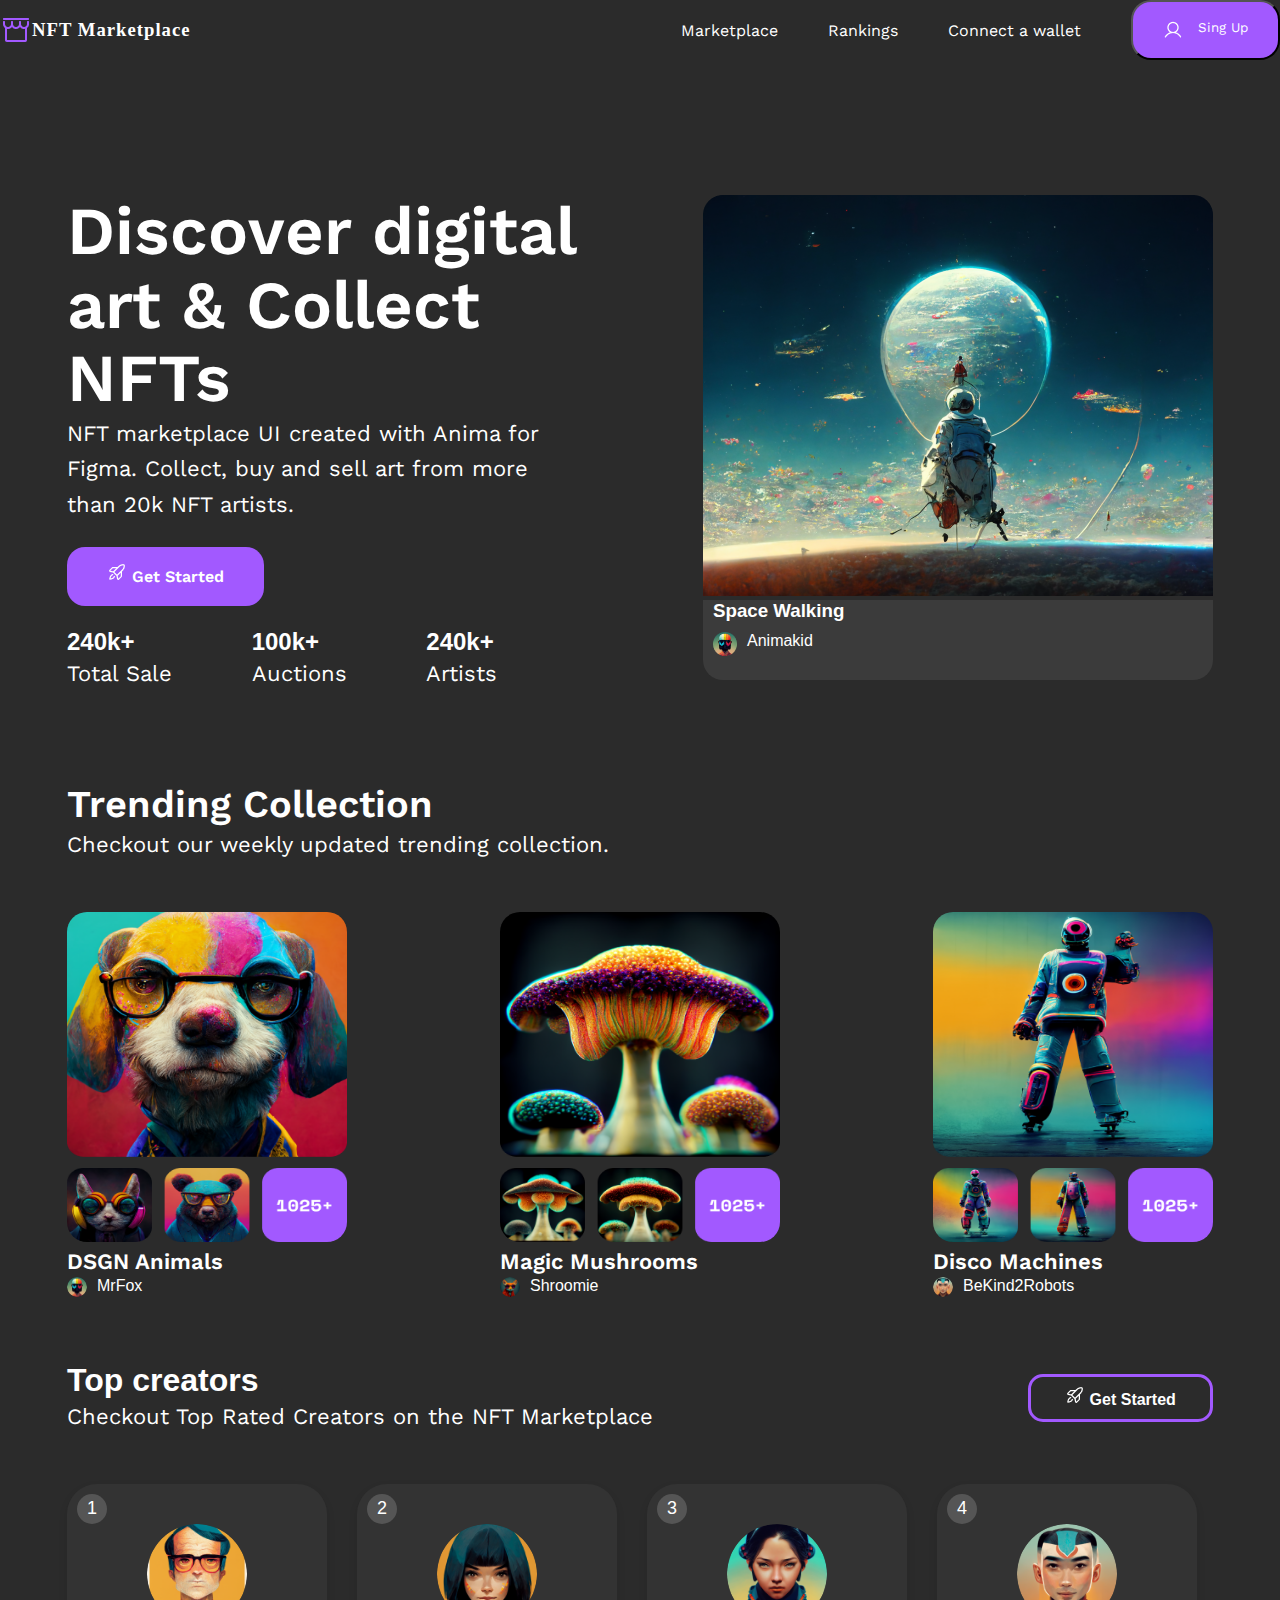
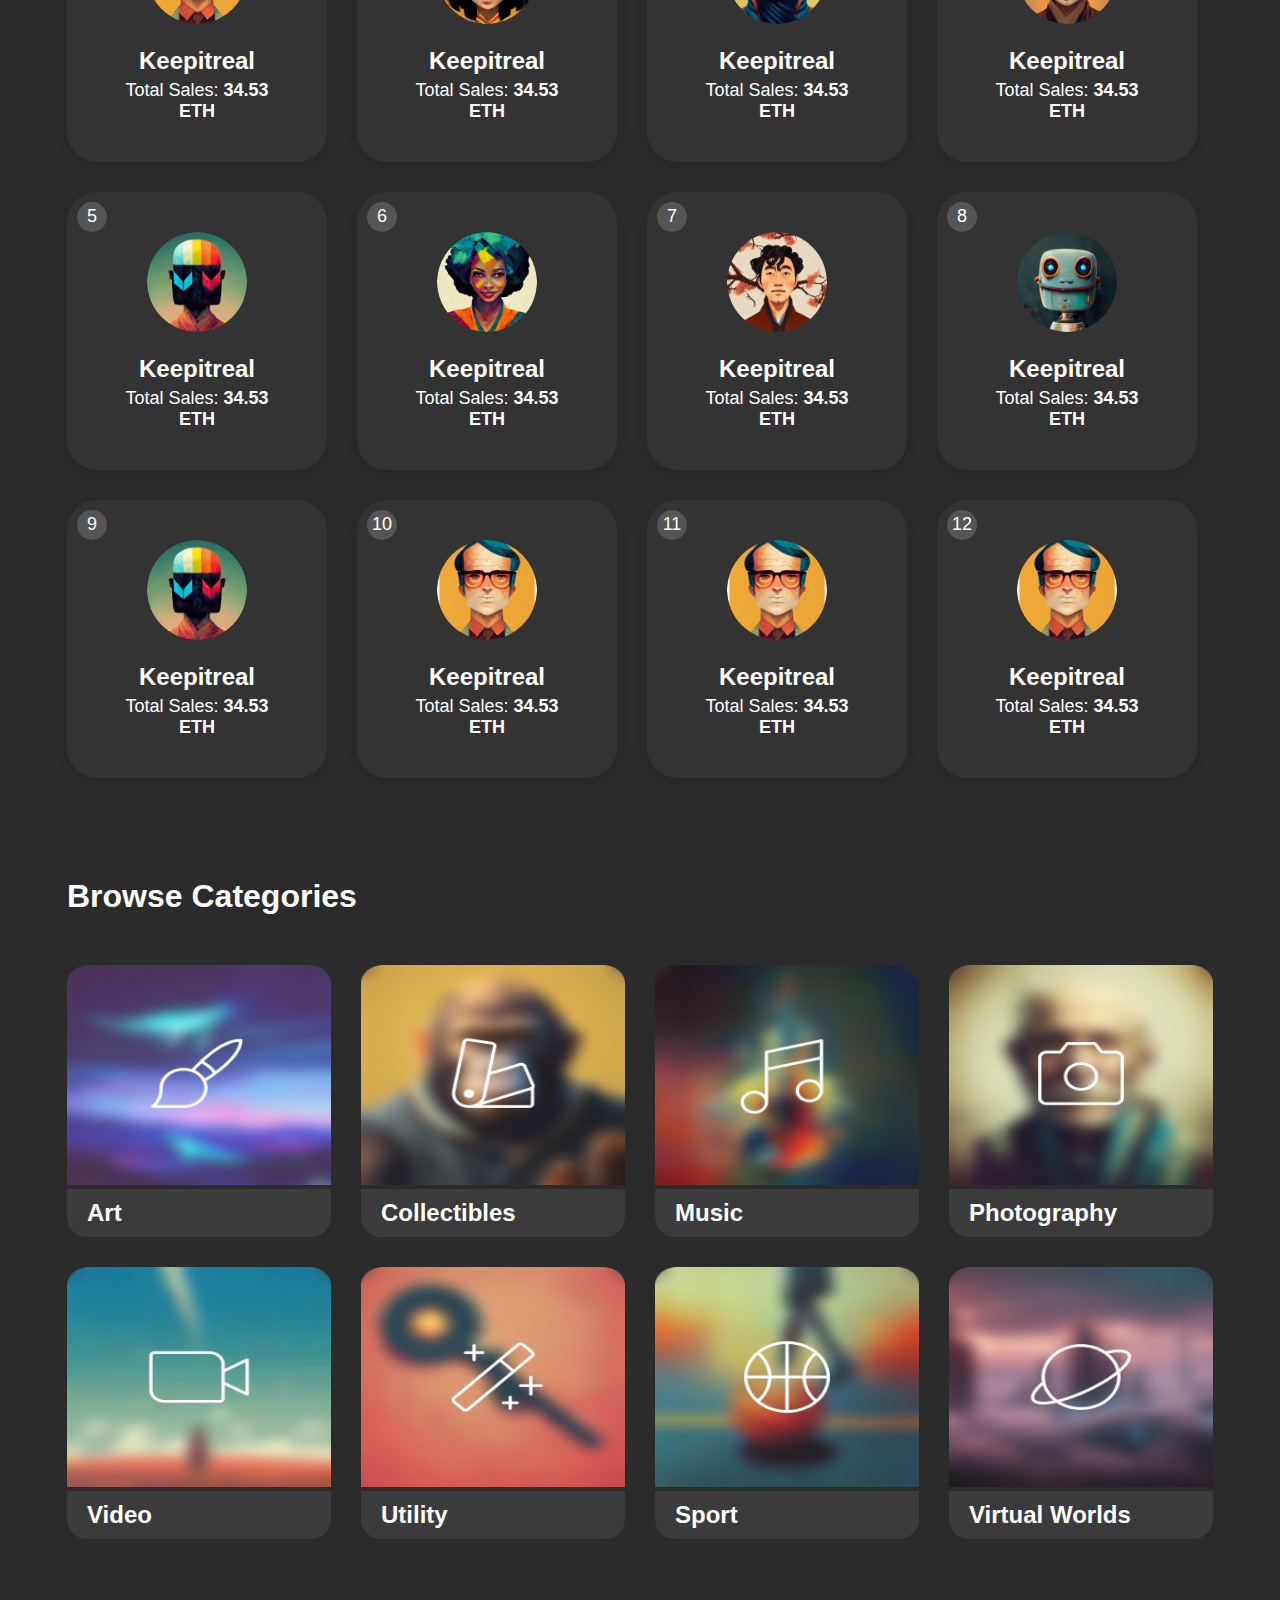
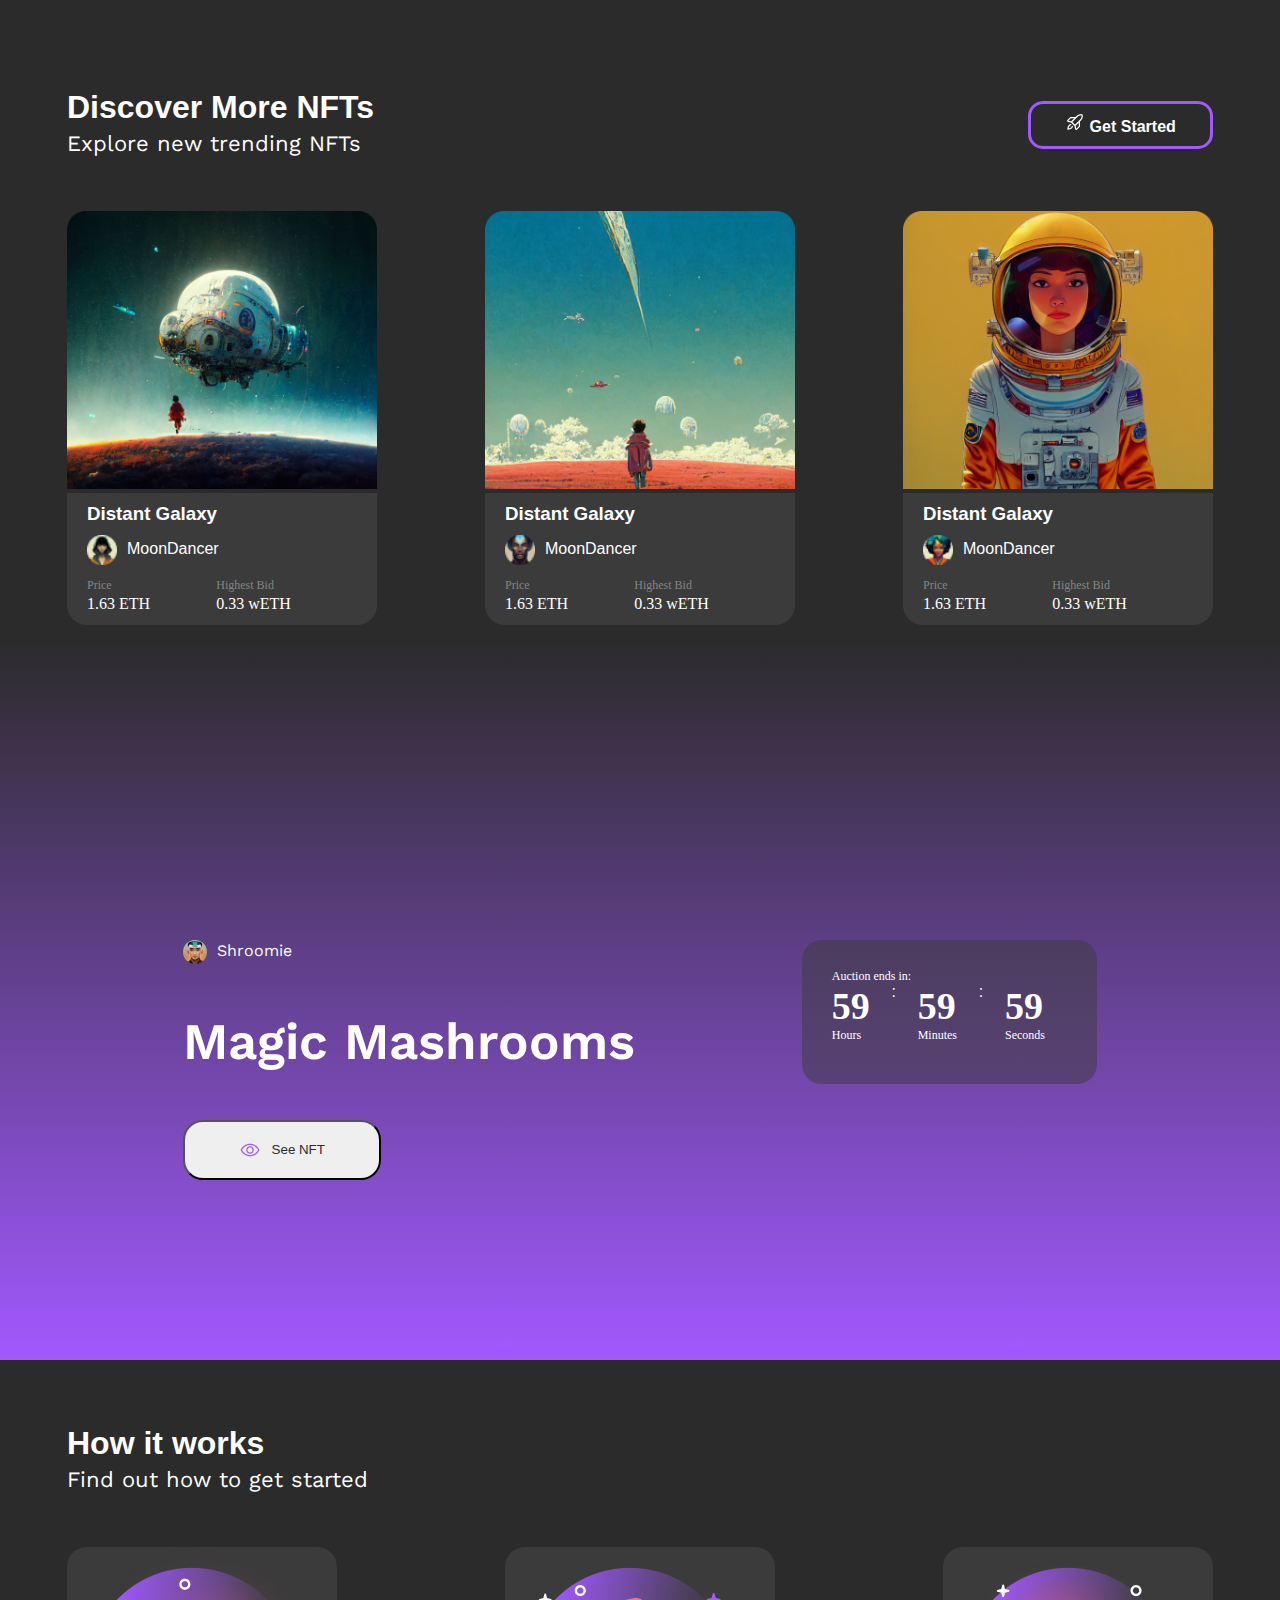
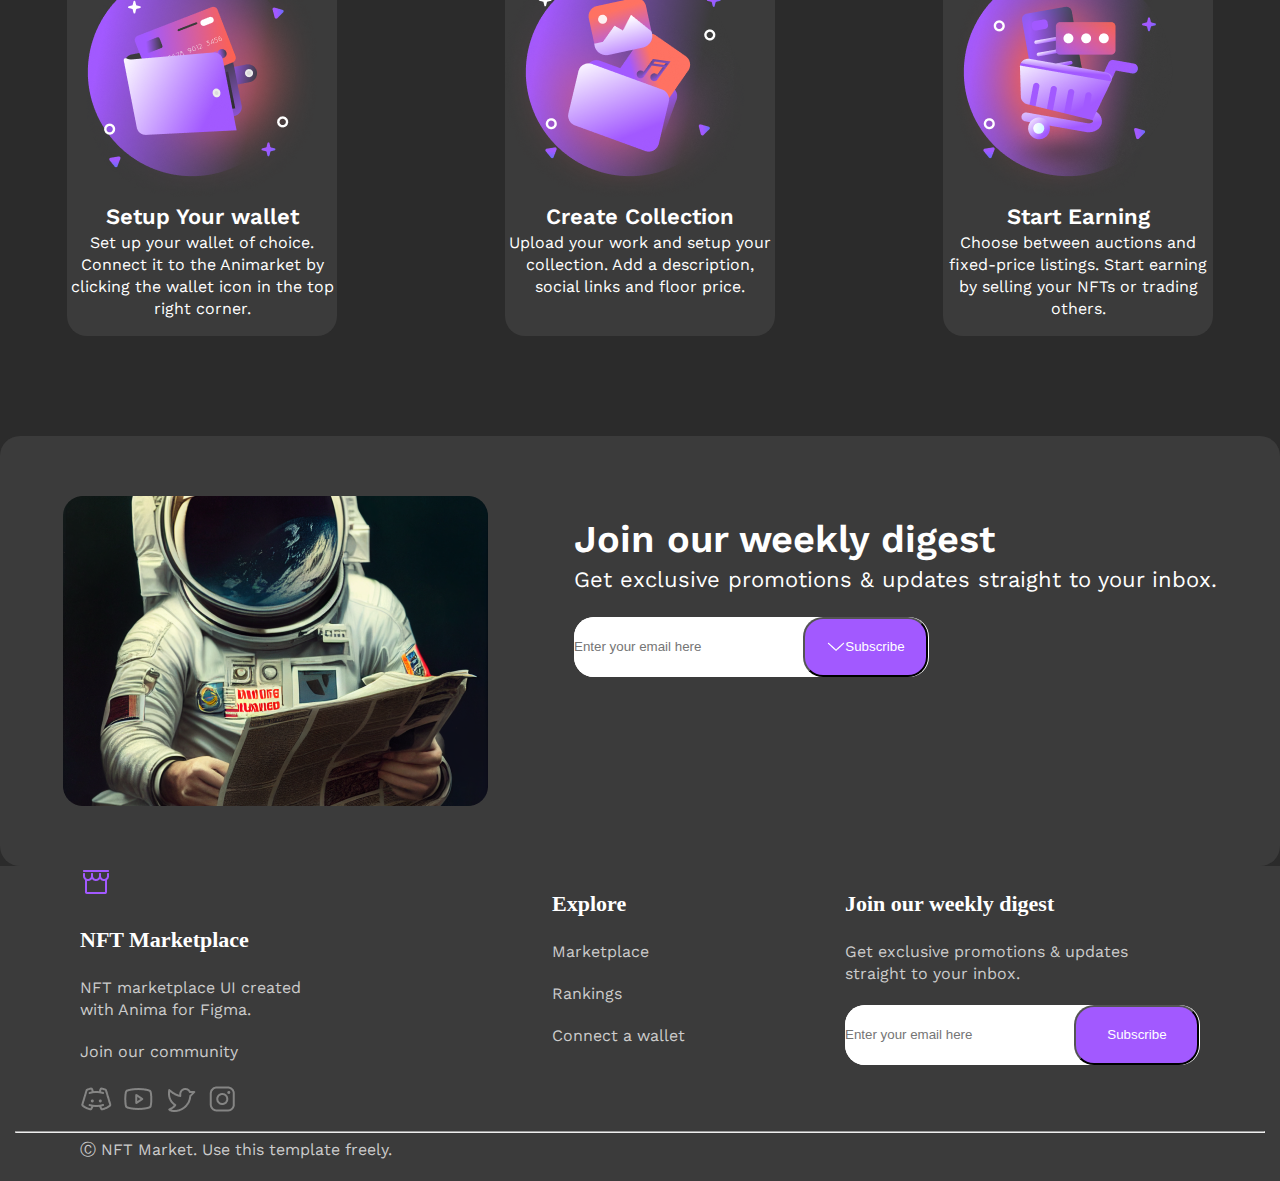
<file: index.html>
<!DOCTYPE html>
<html lang="en">

<head>
    <meta charset="UTF-8">
    <meta name="viewport" content="width=device-width, initial-scale=1.0">
    <title>Document</title>
    <link rel="preconnect" href="https://fonts.googleapis.com">
    <link rel="preconnect" href="https://fonts.gstatic.com" crossorigin>
    <link href="https://fonts.googleapis.com/css2?family=Work+Sans:ital,wght@0,100..900;1,100..900&display=swap"
        rel="stylesheet">
    <link rel="stylesheet" href="./css/style.css">
</head>

<body>
    <header>
        <a href="./index.html">
            <div class="header_left_logo">
                <img src="./image/Storefront.png" alt="logo">
                <h3>NFT Marketplace</h3>
            </div>
        </a>
        <div class="header_right_links">
            <a href="">Marketplace</a>
            <a href="">Rankings</a>
            <a href="./Connect_wallet.html">Connect a wallet</a>
            <a href="./accout.html">
                <button  class="button_nav_1"><img src="./image/User.png" alt="./">Sing Up</button>
            </a>
        </div>
    </header>
    <main>
        <section>
            <div class="home-wrapper-HERO-section">
                <div class="headline_Subhead">
                    <div >
                        <h1>Discover digital art & Collect NFTs</h1>
                        <p>NFT marketplace UI created with Anima for Figma. Collect, buy and sell art from more than 20k NFT artists.
                        </p>
                    </div>
                    <div>
                        <a href="./artist.html" class="button_main_raket">
                            <img src="./image/RocketLaunch.png" alt="raket"> Get
                            Started
                        </a>

                    </div>
                    <div class="Additional_Infi">
                        <div>
                            <h2>240k+</h2>
                            <p>Total Sale</p>
                        </div>
                        <div>
                            <h2>100k+</h2>
                            <p>Auctions</p>
                        </div>
                        <div>
                            <h2>240k+</h2>
                            <p>Artists</p>
                        </div>
                    </div>
                    
                </div>
                
                <div class="Highlighted_NFT">
                    <img src="./image/Image Placeholder.png" alt="">
                    <div class="Frame">
                        <h3>Space Walking</h3>
                        <div>
                            <img src="./image/Avatar.png" alt="avatar">
                            <p>Animakid</p>
                        </div>
                    </div>
                </div>
                
            </div>
        </section>
        <section>
            <div class="Section_headline">
                <h2>Trending Collection</h2>
                <p>Checkout our weekly updated trending collection.</p>
            </div>

        </section>
        <section>
            <div class="Treding_collection">

           
    
                   <div class="collection_card_row">
                    <div>
                        <img src="./image/Photos & Number of additional NFTs.png" alt="d">
                        <h1>DSGN Animals</h1>
                        <div class="Avatar_size">
                            <img src="./image/Avatar.png" alt="q">
                            <p>MrFox</p>
                        </div>
                    </div>
                    <div>
                        <img src="./image/Photos & Number of additional NFTs (1).png" alt="d">
                        <h1>Magic Mushrooms</h1>
                        <div class="Avatar_size">
                            <img src="./image/Avatar (1).png" alt="q">
                            <p>Shroomie</p>
                        </div>
                    </div>
                    <div>
                        <img src="./image/Photos & Number of additional NFTs (2).png" alt="d">
                        <h1>Disco Machines</h1>
                        <div class="Avatar_size">
                            <img src="./image/Avatar (2).png" alt="q">
                            <p>BeKind2Robots</p>
                        </div>
                    </div>
               
            </div>
        </section>
        <section>
            <div class="Section_Headline_Button">
                <div class="Section_headline">
                    <h1>Top creators</h1>
                    <p>Checkout Top Rated Creators on the NFT Marketplace</p>
                </div>
                <div class="View_Rankings_button">
                    <button class="View_button"><img src="./image/RocketLaunch.png" alt="raket"> Get Started</button>
                </div>
            </div>
            <div class="Artist_Cards_grid">
                <div class="profile-card">
                    <div class="rank">1</div>
                    <div class="profile-image">
                      <img src="./image/Artist Avatar (1).png" alt="Keepitreal" />
                    </div>
                    <div class="profile-info">
                      <h2>Keepitreal</h2>
                      <p>Total Sales: <span class="sales">34.53 ETH</span></p>
                    </div>
                </div>
                <div class="profile-card">
                    <div class="rank">2</div>
                    <div class="profile-image">
                      <img src="./image/Artist Avatar (2).png" alt="Keepitreal" />
                    </div>
                    <div class="profile-info">
                      <h2>Keepitreal</h2>
                      <p>Total Sales: <span class="sales">34.53 ETH</span></p>
                    </div>
                </div>
                <div class="profile-card">
                    <div class="rank">3</div>
                    <div class="profile-image">
                      <img src="./image/Artist Avatar (3).png" alt="Keepitreal" />
                    </div>
                    <div class="profile-info">
                      <h2>Keepitreal</h2>
                      <p>Total Sales: <span class="sales">34.53 ETH</span></p>
                    </div>
                </div>
                <div class="profile-card">
                    <div class="rank">4</div>
                    <div class="profile-image">
                      <img src="./image/Artist Avatar (4).png" alt="Keepitreal" />
                    </div>
                    <div class="profile-info">
                      <h2>Keepitreal</h2>
                      <p>Total Sales: <span class="sales">34.53 ETH</span></p>
                    </div>
                </div>
                <div class="profile-card">
                    <div class="rank">5</div>
                    <div class="profile-image">
                      <img src="./image/Artist Avatar (5).png" alt="Keepitreal" />
                    </div>
                    <div class="profile-info">
                      <h2>Keepitreal</h2>
                      <p>Total Sales: <span class="sales">34.53 ETH</span></p>
                    </div>
                </div>
                <div class="profile-card">
                    <div class="rank">6</div>
                    <div class="profile-image">
                      <img src="./image/Artist Avatar (6).png" alt="Keepitreal" />
                    </div>
                    <div class="profile-info">
                      <h2>Keepitreal</h2>
                      <p>Total Sales: <span class="sales">34.53 ETH</span></p>
                    </div>
                </div>
                <div class="profile-card">
                    <div class="rank">7</div>
                    <div class="profile-image">
                      <img src="./image/Artist Avatar (7).png" alt="Keepitreal" />
                    </div>
                    <div class="profile-info">
                      <h2>Keepitreal</h2>
                      <p>Total Sales: <span class="sales">34.53 ETH</span></p>
                    </div>
                </div>
                <div class="profile-card">
                    <div class="rank">8</div>
                    <div class="profile-image">
                      <img src="./image/Artist Avatar (8).png" alt="Keepitreal" />
                    </div>
                    <div class="profile-info">
                      <h2>Keepitreal</h2>
                      <p>Total Sales: <span class="sales">34.53 ETH</span></p>
                    </div>
                </div>
                <div class="profile-card">
                    <div class="rank">9</div>
                    <div class="profile-image">
                      <img src="./image/Artist Avatar (5).png" alt="Keepitreal" />
                    </div>
                    <div class="profile-info">
                      <h2>Keepitreal</h2>
                      <p>Total Sales: <span class="sales">34.53 ETH</span></p>
                    </div>
                </div>
                <div class="profile-card">
                    <div class="rank">10</div>
                    <div class="profile-image">
                      <img src="./image/Artist Avatar (1).png" alt="Keepitreal" />
                    </div>
                    <div class="profile-info">
                      <h2>Keepitreal</h2>
                      <p>Total Sales: <span class="sales">34.53 ETH</span></p>
                    </div>
                </div>
                <div class="profile-card">
                    <div class="rank">11</div>
                    <div class="profile-image">
                      <img src="./image/Artist Avatar (1).png" alt="Keepitreal" />
                    </div>
                    <div class="profile-info">
                      <h2>Keepitreal</h2>
                      <p>Total Sales: <span class="sales">34.53 ETH</span></p>
                    </div>
                </div>
                <div class="profile-card">
                    <div class="rank">12</div>
                    <div class="profile-image">
                      <img src="./image/Artist Avatar (1).png" alt="Keepitreal" />
                    </div>
                    <div class="profile-info">
                      <h2>Keepitreal</h2>
                      <p>Total Sales: <span class="sales">34.53 ETH</span></p>
                    </div>
                </div>
                
        </section>
        <section>
            <div class="Brows_cotegories">
                <div class="Section_headline">
                    <h1>Browse Categories</h1>
                </div>
                <div class="Category_Cards_Grid">
                    <div>
                        <img src="./image/Category Icon.png" alt="c">
                        <div>
                            <h2>Art</h2>
                        </div>
                    </div>
                    <div>
                        <img src="./image/Category Icon (1).png" alt="c">
                        <div>
                            <h2>Collectibles</h2>
                        </div>
                    </div>
                    <div>
                        <img src="./image/Photo & Icon.png" alt="c">
                        <div>
                            <h2>Music</h2>
                        </div>
                    </div>
                    <div>
                        <img src="./image/Photo & Icon (1).png" alt="c">
                        <div>
                            <h2>Photography</h2>
                        </div>
                    </div>
                    <div>
                        <img src="./image/Photo & Icon (2).png" alt="c">
                        <div>
                            <h2>Video</h2>
                        </div>
                    </div>
                    <div>
                        <img src="./image/Category Icon (2).png" alt="c">
                        <div>
                            <h2>Utility</h2>
                        </div>
                    </div>
                    <div>
                        <img src="./image/Category Icon (3).png" alt="c">
                        <div>
                            <h2>Sport</h2>
                        </div>
                    </div>
                    <div>
                        <img src="./image/Category Icon (4).png" alt="c">
                        <div>
                            <h2>Virtual Worlds</h2>
                        </div>
                    </div>
        
                </div>
            </div>
            
        </section>
        <section>

            <div class="Discovery_more_NFTs">
                <div class="Section_Headline_Button">
                    <div class="Section_headline">
                        <h1>Discover More NFTs</h1>
                        <p>Explore new trending NFTs</p>
                    </div>
                    <div class="View_Rankings_button">
                        <button class="View_button"><img src="./image/RocketLaunch.png" alt="raket"> Get
                            Started</button>
                    </div>
                </div>
                <div class="NFT_Cards_Row">
                    <div>
                        <img src="./image/Image Placeholder (1).png" alt="f">
                        <div class="NFT_info">
                            <div class="contaner_img">
                                <div class="Artst_Info">
                                    <h3>Distant Galaxy</h3>
                                    <div class="avatar_info_img">
                                        <img src="./image/Avatar (5).png" alt="d">
                                        <p>MoonDancer</p>
                                    </div>
                                </div>
                                <div class="additional_info">
                                    <div>
                                        <span>Price</span>
                                        <h5>1.63 ETH</h5>
                                    </div>
                                    <div>
                                        <span>Highest Bid</span>
                                        <h5>0.33 wETH</h5>
                                    </div>
                                </div>
                            </div>
                        </div>
                    </div>
                    <div>
                        <img src="./image/Image Placeholder (2).png" alt="f">
                        <div class="NFT_info">
                            <div class="contaner_img">
                                <div class="Artst_Info">
                                    <h3>Distant Galaxy</h3>
                                    <div class="avatar_info_img">
                                        <img src="./image/Avatar (6).png" alt="d">
                                        <p>MoonDancer</p>
                                    </div>
                                </div>
                                <div class="additional_info">
                                    <div>
                                        <span>Price</span>
                                        <h5>1.63 ETH</h5>
                                    </div>
                                    <div>
                                        <span>Highest Bid</span>
                                        <h5>0.33 wETH</h5>
                                    </div>
                                </div>
                            </div>
                        </div>
                    </div>
                    <div>
                        <img src="./image/Image Placeholder (3).png" alt="f">
                        <div class="NFT_info">
                            <div class="contaner_img">
                                <div class="Artst_Info">
                                    <h3>Distant Galaxy</h3>
                                    <div class="avatar_info_img">
                                        <img src="./image/Avatar (7).png" alt="d">
                                        <p>MoonDancer</p>
                                    </div>
                                </div>
                                <div class="additional_info">
                                    <div>
                                        <span>Price</span>
                                        <h5>1.63 ETH</h5>
                                    </div>
                                    <div>
                                        <span>Highest Bid</span>
                                        <h5>0.33 wETH</h5>
                                    </div>
                                </div>
                            </div>
                        </div>
                    </div>
                </div>
            </div>
        </section>
        <section>

            <div class="NFT_Highhight">
                <div class="Frame_240">
                    <div class="Artist_card">
                        <div>
                            <img src="./image/Avatar Placeholder.png" alt="">
                            <p>Shroomie</p>
                        </div>
                        <h2>Magic Mashrooms</h2>
                        <button type="button"> <img src="./image/Eye.png" alt=""> See NFT</button>
                    </div>
                    <div class="Auction_timer">
                        <h5>Auction ends in:</h5>
                        <div>
                            <div>
                                <h3>59</h3>
                                <p>Hours</p>
                            </div>
                            :
                            <div>
                                <h3>59</h3>
                                <p>Minutes</p>
                            </div>
                            :
                            <div>
                                <h3>59</h3>
                                <p>Seconds</p>
                            </div>
                        </div>
                    </div>
        
                </div>
            </div>
        </section>
        <section>

            <div class="How_it_works">
                <div class="Section_headline">
                    <h1>How it works</h1>
                    <p>Find out how to get started</p>
                </div>
                <div class="Card_rows">
                    <div>
                        <img src="./image/Icon.png" alt="g">
                        <h2>Setup Your wallet</h2>
                        <p>Set up your wallet of choice. Connect it to the Animarket by clicking the wallet icon in the
                            top right corner.</p>
                    </div>
                    <div>
                        <img src="./image/Icon (1).png" alt="g">
                        <h2>Create Collection</h2>
                        <p>Upload your work and setup your collection. Add a description, social links and floor price.
                        </p>
                    </div>
                    <div>
                        <img src="./image/Icon (2).png" alt="g">
                        <h2>Start Earning</h2>
                        <p>Choose between auctions and fixed-price listings. Start earning by selling your NFTs or
                            trading others.</p>
                    </div>
                </div>
            </div>
        </section>
        <section>

        </section>
    </main>
       
            <div class="Subscribe_widget">
                <img src="./image/Photo.png" alt="c">
                <div>
                    <h1>Join our weekly digest</h1>
                    <p>Get exclusive promotions & updates straight to your inbox.</p>
                    <div class="Subscribe_Form">
                        <input type="email" name="email" id="email" placeholder="Enter your email here">
                        <button> <img src="./image/Vector (Stroke).png" alt="v">Subscribe</button>
                    </div>
                </div>
            </div>

    <footer>
        <div class="footer_info">

            <div>
                <div class="header_left_logo">
                    <img src="./image/Storefront.png" alt="logo">
                    <h3>NFT Marketplace</h3>
                </div>
                <p>NFT marketplace UI created <br> with Anima for Figma.</p>
                <p>Join our community</p>
                <img src="./image/Icons.png" alt="">
            </div>
            <div>
                <h3>Explore</h3>
                <p>Marketplace</p>
                <p>Rankings</p>
                <p>Connect a wallet</p>
            </div>
            <div>
                <h3>Join our weekly digest</h3>
                <p>Get exclusive promotions & updates <br> straight to your inbox.</p>
                <div class="Subscribe_Form">
                    <input type="email" name="email" id="email" placeholder="Enter your email here">
                    <button> Subscribe</button>
                </div>
            </div>

            <p>Ⓒ NFT Market. Use this template freely.</p>
        </div>
        <hr>
    </footer>
</body>

</html>
</file>
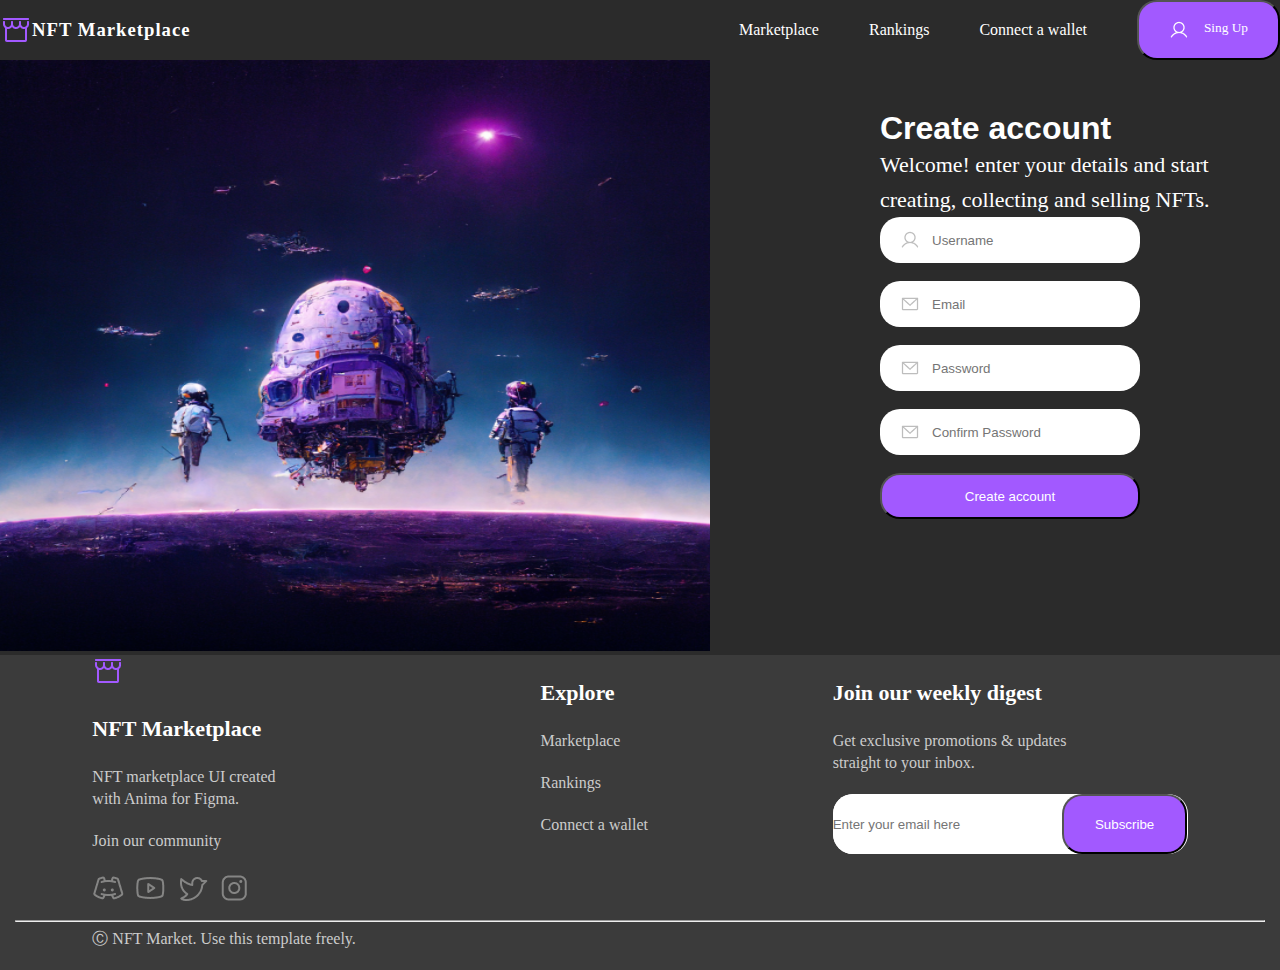
<file: accout.html>
<!DOCTYPE html>
<html lang="en">
<head>
    <meta charset="UTF-8">
    <meta name="viewport" content="width=device-width, initial-scale=1.0">
    <link rel="stylesheet" href="./css/style.css">
    <title>Document</title>
</head>
<body>
    <header>
        <a href="./index.html">
            <div class="header_left_logo">
                <img src="./image/Storefront.png" alt="logo">
                <h3>NFT Marketplace</h3>
            </div>
        </a>
        <div class="header_right_links">
            <a href="">Marketplace</a>
            <a href="">Rankings</a>
            <a href="./Connect_wallet.html">Connect a wallet</a>
            <a href="./accout.html">
                <button  class="button_nav_1"><img src="./image/User.png" alt="./">Sing Up</button>
            </a>
        </div>
    </header>
    <main>
        <div class="Create_accout">

            <div class="Create_accout_img">
                <img src="./image/Image Placeholder (4).png" alt="">
            </div>
            <div class="Section_headline">
                <h1>Create account</h1>
                <p>Welcome! enter your details and start <br> creating, collecting and selling NFTs.</p>
                <div class="Create_accout_imput">
                    <img src="./image/User90.png" alt="s"><input type="name" id="name" placeholder="Username">
                    <label for="name" id="name"></label>
                </div><br>
                <div class="Create_accout_imput">
                    <img src="./image/EnvelopeSimple90.png" alt="s"><input type="email" id="email" placeholder="Email">
                    <label for="email" id="email"></label>
                </div><br>
                <div class="Create_accout_imput">
                    <img src="./image/EnvelopeSimple90.png" alt="s"><input type="password" id="password" placeholder="Password">
                    <label for="password" id="password"></label>
                </div><br>
                <div class="Create_accout_imput">
                    <img src="./image/EnvelopeSimple90.png" alt="s"><input type="password" id="password" placeholder="Confirm Password">
                    <label for="password" id="password"></label>
                </div><br>
                <button type="submit" id="submit" class="Create_accout_button">Create account</button>
                <label for="submit" id="submit"></label>
            </div>
        </div>
    </main>
    <footer>
        <div class="footer_info">

            <div>
                <div class="header_left_logo">
                    <img src="./image/Storefront.png" alt="logo">
                    <h3>NFT Marketplace</h3>
                </div>
                <p>NFT marketplace UI created <br> with Anima for Figma.</p>
                <p>Join our community</p>
                <img src="./image/Icons.png" alt="">
            </div>
            <div>
                <h3>Explore</h3>
                <p>Marketplace</p>
                <p>Rankings</p>
                <p>Connect a wallet</p>
            </div>
            <div>
                <h3>Join our weekly digest</h3>
                <p>Get exclusive promotions & updates <br> straight to your inbox.</p>
                <a href="https://accounts.google.com/b/0/AddMailService">
                    <div class="Subscribe_Form">
                        <input type="email" name="email" id="email" placeholder="Enter your email here">
                        <button> Subscribe</button>
                    </div>
                </a>
            </div>
            
            <p>Ⓒ NFT Market. Use this template freely.</p>
        </div>
        <hr>
    </footer>
</body>
</html>
</file>
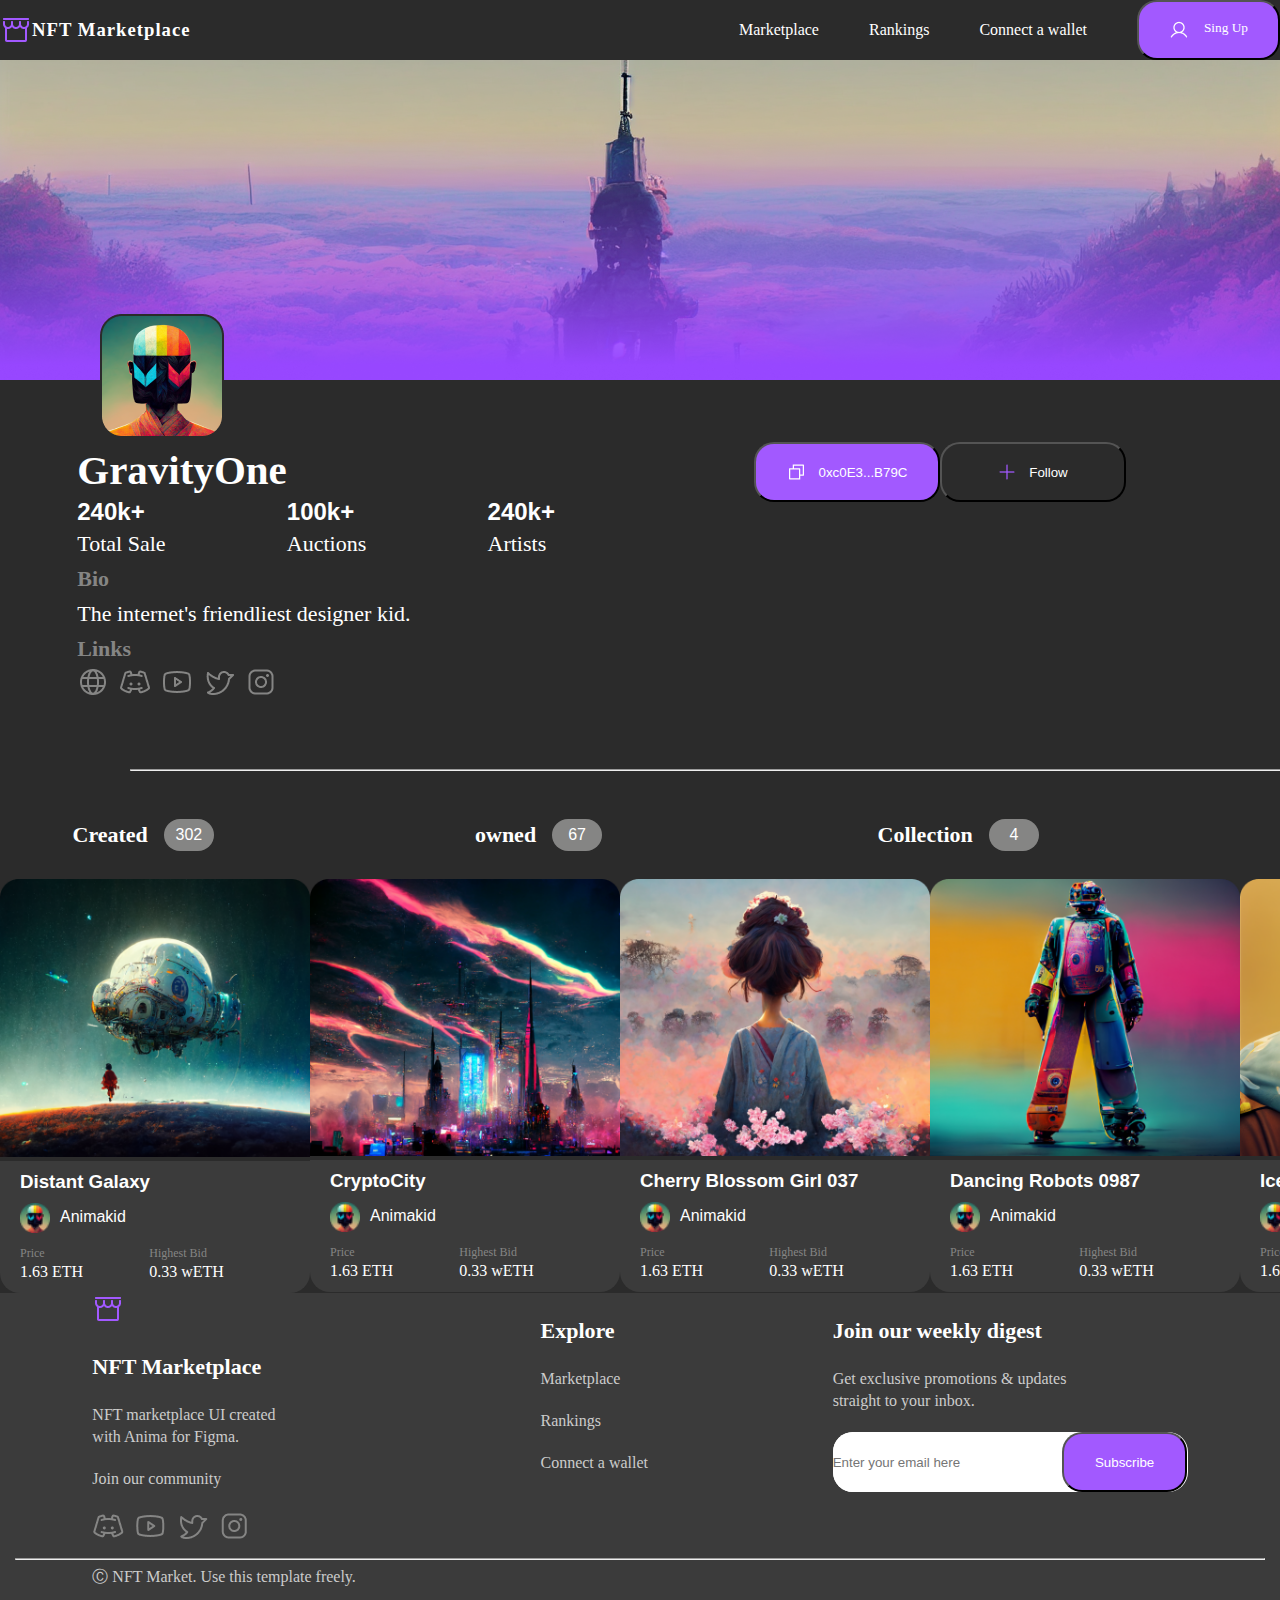
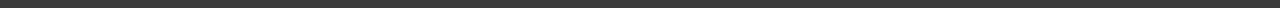
<file: artist.html>
<!DOCTYPE html>
<html lang="en">
<head>
    <meta charset="UTF-8">
    <meta name="viewport" content="width=device-width, initial-scale=1.0">
    <link rel="stylesheet" href="./css/style.css">
    <title>Document</title>
</head>
<body>
    <header>
        <a href="./index.html">
            <div class="header_left_logo">
                <img src="./image/Storefront.png" alt="logo">
                <h3>NFT Marketplace</h3>
            </div>
        </a>
        <div class="header_right_links">
            <a href="">Marketplace</a>
            <a href="">Rankings</a>
            <a href="./Connect_wallet.html">Connect a wallet</a>
            <a href="./accout.html">
                <button  class="button_nav_1"><img src="./image/User.png" alt="./">Sing Up</button>
            </a>
        </div>
    </header> 
    <main>
        <div class="cover_profile_image">
            <img src="./image/Image PlaceHolder (6).png" alt="d">
        </div>
        <div>
            <img src="./image/Avatar (9).png" alt="">
        </div>
        <div class="Artist_info">
            <div class="Artist_name">
                <h3>GravityOne</h3>
                <div class="Additional_Infi">
                    <div>
                        <h2>240k+</h2>
                        <p>Total Sale</p>
                    </div>
                        <div>
                        <h2>100k+</h2>
                        <p>Auctions</p>
                    </div>
                    <div>
                        <h2>240k+</h2>
                        <p>Artists</p>
                    </div>
                </div>
                <span>Bio</span>
                <p>The internet's friendliest designer kid.</p>
                <span>Links</span><br>
                <img src="./image/Icons (1).png" alt="">
            </div>
            <div class="button_artist_main">
                <button><img src="./image/Copy.png" alt="f">0xc0E3...B79C</button>
                <button><img src="./image/Plus.png" alt="f">Follow</button>
            </div>
        </div>
        <div class="Frame247">
            <hr class="line1">
            <div class="tabs">
                <div>
                    <h4>Created</h4>
                    <div>
                        <p>302</p>
                    </div>
                </div>
                <div>
                    <h4>owned</h4>
                    <div>
                        <p>67</p>
                    </div>
                </div><div>
                    <h4>Collection</h4>
                    <div>
                        <p>4</p>
                    </div>
                </div>
            </div>
        </div>
        <div class="NFT_Cards_Row">
            <div>
                <img src="./image/Image Placeholder (1).png" alt="f">
                <div class="NFT_info">
                    <div class="contaner_img">
                        <div class="Artst_Info">
                            <h3>Distant Galaxy</h3>
                            <div class="avatar_info_img">
                                <img src="./image/Avatar.png" alt="d">
                                <p>Animakid</p>
                            </div>
                        </div>
                        <div class="additional_info">
                            <div>
                                <span>Price</span>
                                <h5>1.63 ETH</h5>
                            </div>
                            <div>
                                <span>Highest Bid</span>
                                <h5>0.33 wETH</h5>
                            </div>
                        </div>
                    </div>
                </div>
            </div>
            <div>
                <img src="./image/Новая папка/Image (1).png" alt="f">
                <div class="NFT_info">
                    <div class="contaner_img">
                        <div class="Artst_Info">
                            <h3>CryptoCity</h3>
                            <div class="avatar_info_img">
                                <img src="./image/Avatar.png" alt="d">
                                <p>Animakid</p>
                            </div>
                        </div>
                        <div class="additional_info">
                            <div>
                                <span>Price</span>
                                <h5>1.63 ETH</h5>
                            </div>
                            <div>
                                <span>Highest Bid</span>
                                <h5>0.33 wETH</h5>
                            </div>
                        </div>
                    </div>
                </div>
            </div>
            <div>
                <img src="./image/Новая папка/Image Placeholder (10).png" alt="f">
                <div class="NFT_info">
                    <div class="contaner_img">
                        <div class="Artst_Info">
                            <h3>Cherry Blossom Girl 037</h3>
                            <div class="avatar_info_img">
                                <img src="./image/Avatar.png" alt="d">
                                <p>Animakid</p>
                            </div>
                        </div>
                        <div class="additional_info">
                            <div>
                                <span>Price</span>
                                <h5>1.63 ETH</h5>
                            </div>
                            <div>
                                <span>Highest Bid</span>
                                <h5>0.33 wETH</h5>
                            </div>
                        </div>
                    </div>
                </div>
            </div>
            <div>
                <img src="./image/Новая папка/Image Placeholder (11).png" alt="f">
                <div class="NFT_info">
                    <div class="contaner_img">
                        <div class="Artst_Info">
                            <h3>Dancing Robots 0987</h3>
                            <div class="avatar_info_img">
                                <img src="./image/Avatar.png" alt="d">
                                <p>Animakid</p>
                            </div>
                        </div>
                        <div class="additional_info">
                            <div>
                                <span>Price</span>
                                <h5>1.63 ETH</h5>
                            </div>
                            <div>
                                <span>Highest Bid</span>
                                <h5>0.33 wETH</h5>
                            </div>
                        </div>
                    </div>
                </div>
            </div>
            <div>
                <img src="./image/Новая папка/Image Placeholder (12).png" alt="f">
                <div class="NFT_info">
                    <div class="contaner_img">
                        <div class="Artst_Info">
                            <h3>IceCream Ape </h3>
                            <div class="avatar_info_img">
                                <img src="./image/Avatar.png" alt="d">
                                <p>Animakid</p>
                            </div>
                        </div>
                        <div class="additional_info">
                            <div>
                                <span>Price</span>
                                <h5>1.63 ETH</h5>
                            </div>
                            <div>
                                <span>Highest Bid</span>
                                <h5>0.33 wETH</h5>
                            </div>
                        </div>
                    </div>
                </div>
            </div>
            <div>
                <img src="./image/Новая папка/Image Placeholder (7).png" alt="f">
                <div class="NFT_info">
                    <div class="contaner_img">
                        <div class="Artst_Info">
                            <h3>Life On Edena</h3>
                            <div class="avatar_info_img">
                                <img src="./image/Avatar.png" alt="d">
                                <p>Animakid</p>
                            </div>
                        </div>
                        <div class="additional_info">
                            <div>
                                <span>Price</span>
                                <h5>1.63 ETH</h5>
                            </div>
                            <div>
                                <span>Highest Bid</span>
                                <h5>0.33 wETH</h5>
                            </div>
                        </div>
                    </div>
                </div>
            </div>
            <div>
                <img src="./image/Новая папка/Image Placeholder (8).png" alt="f">
                <div class="NFT_info">
                    <div class="contaner_img">
                        <div class="Artst_Info">
                            <h3>ColorfulDog 0524</h3>
                            <div class="avatar_info_img">
                                <img src="./image/Avatar.png" alt="d">
                                <p>Animakid</p>
                            </div>
                        </div>
                        <div class="additional_info">
                            <div>
                                <span>Price</span>
                                <h5>1.63 ETH</h5>
                            </div>
                            <div>
                                <span>Highest Bid</span>
                                <h5>0.33 wETH</h5>
                            </div>
                        </div>
                    </div>
                </div>
            </div>
            <div>
                <img src="./image/Новая папка/Image Placeholder (9).png" alt="f">
                <div class="NFT_info">
                    <div class="contaner_img">
                        <div class="Artst_Info">
                            <h3>Space Tales</h3>
                            <div class="avatar_info_img">
                                <img src="./image/Avatar.png" alt="d">
                                <p>Animakid</p>
                            </div>
                        </div>
                        <div class="additional_info">
                            <div>
                                <span>Price</span>
                                <h5>1.63 ETH</h5>
                            </div>
                            <div>
                                <span>Highest Bid</span>
                                <h5>0.33 wETH</h5>
                            </div>
                        </div>
                    </div>
                </div>
            </div>
            <div>
                <img src="./image/Image Placeholder (3).png" alt="f">
                <div class="NFT_info">
                    <div class="contaner_img">
                        <div class="Artst_Info">
                            <h3>AstroFiction</h3>
                            <div class="avatar_info_img">
                                <img src="./image/Avatar.png" alt="d">
                                <p>Animakid</p>
                            </div>
                        </div>
                        <div class="additional_info">
                            <div>
                                <span>Price</span>
                                <h5>1.63 ETH</h5>
                            </div>
                            <div>
                                <span>Highest Bid</span>
                                <h5>0.33 wETH</h5>
                            </div>
                        </div>
                    </div>
                </div>
            </div>
            
        </div>       
    </main>
    <footer>
        <div class="footer_info">

            <div>
                <div class="header_left_logo">
                    <img src="./image/Storefront.png" alt="logo">
                    <h3>NFT Marketplace</h3>
                </div>
                <p>NFT marketplace UI created <br> with Anima for Figma.</p>
                <p>Join our community</p>
                <img src="./image/Icons.png" alt="">
            </div>
            <div>
                <h3>Explore</h3>
                <p>Marketplace</p>
                <p>Rankings</p>
                <p>Connect a wallet</p>
            </div>
            <div>
                <h3>Join our weekly digest</h3>
                <p>Get exclusive promotions & updates <br> straight to your inbox.</p>
                <div class="Subscribe_Form">
                    <input type="email" name="email" id="email" placeholder="Enter your email here">
                    <button> Subscribe</button>
                </div>
            </div>

            <p>Ⓒ NFT Market. Use this template freely.</p>
        </div>
        <hr>
    </footer>
</body>
</html>
</file>
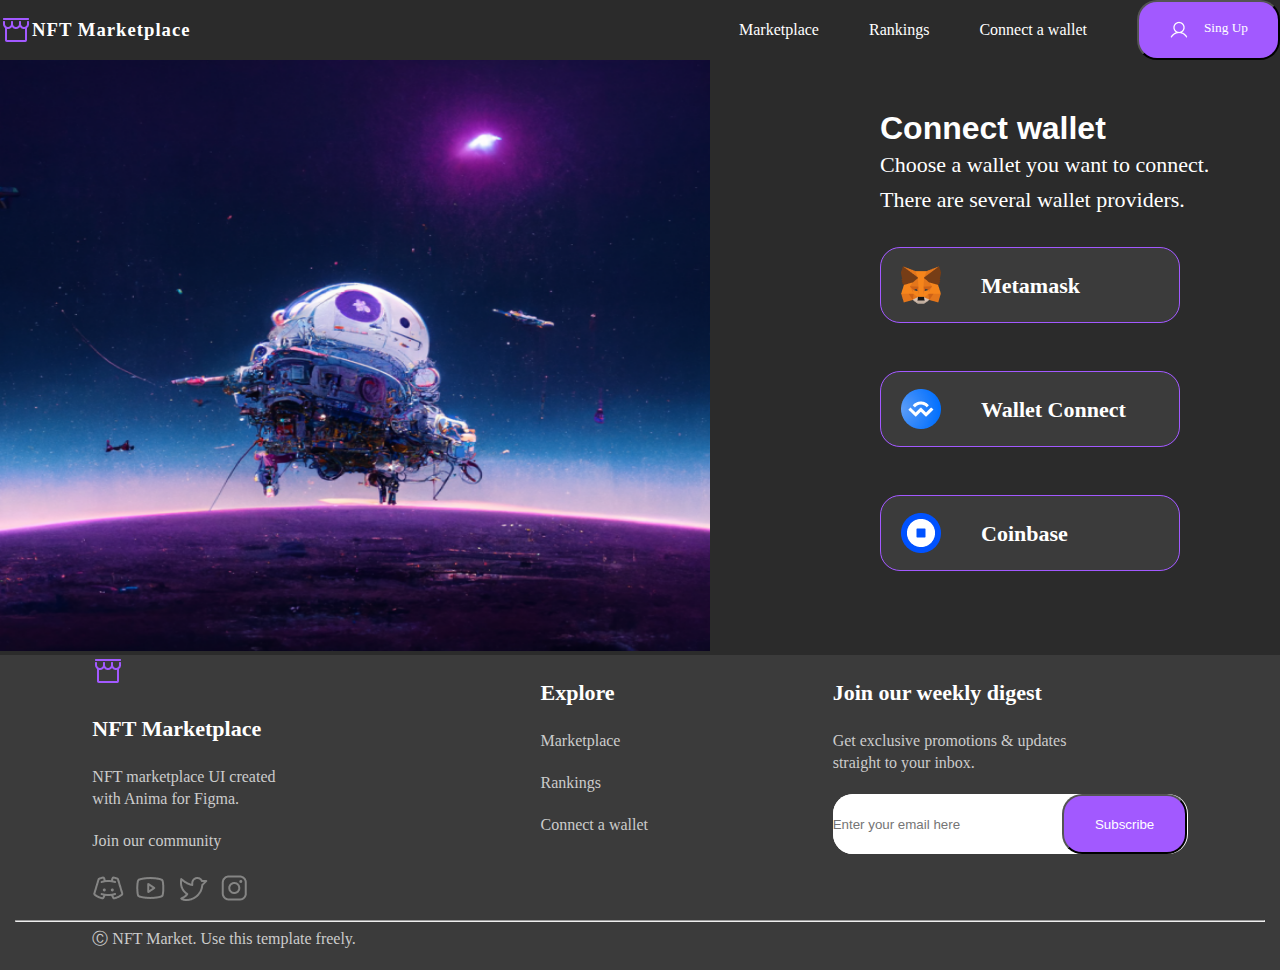
<file: Connect_wallet.html>
<!DOCTYPE html>
<html lang="en">
<head>
    <meta charset="UTF-8">
    <meta name="viewport" content="width=device-width, initial-scale=1.0">
    <link rel="stylesheet" href="./css/style.css">
    <title>Document</title>
</head>
<body>
    <header>
        <a href="./index.html">
            <div class="header_left_logo">
                <img src="./image/Storefront.png" alt="logo">
                <h3>NFT Marketplace</h3>
            </div>
        </a>
        <div class="header_right_links">
            <a href="">Marketplace</a>
            <a href="">Rankings</a>
            <a href="./Connect_wallet.html">Connect a wallet</a>
            <a href="./accout.html">
                <button  class="button_nav_1"><img src="./image/User.png" alt="./">Sing Up</button>
            </a>
        </div>
    </header>
    <main>
        <div class="Create_accout">

            <div class="Create_accout_img">
                <img src="./image/Image Placeholder (5).png" alt="">
            </div>
            <div class="Section_headline">
                <h1>Connect wallet</h1>
                <p>Choose a wallet you want to connect. <br> There are several wallet providers.</p>
                <button class="wallet_options">
                   <img src="./image/Metamask.png" alt="q"><h5>Metamask</h5>
                </button><br>
                <button class="wallet_options">
                   <img src="./image/WalletConnect.png" alt="q"><h5>Wallet Connect</h5>
                </button><br>
                <button class="wallet_options">
                    <img src="./image/Coinbase.png" alt="q"><h5>Coinbase</h5>
                </button>
               
            </div>
        </div>
    </main>
    <footer>
        <div class="footer_info">

            <div>
                <div class="header_left_logo">
                    <img src="./image/Storefront.png" alt="logo">
                    <h3>NFT Marketplace</h3>
                </div>
                <p>NFT marketplace UI created <br> with Anima for Figma.</p>
                <p>Join our community</p>
                <img src="./image/Icons.png" alt="">
            </div>
            <div>
                <h3>Explore</h3>
                <p>Marketplace</p>
                <p>Rankings</p>
                <p>Connect a wallet</p>
            </div>
            <div>
                <h3>Join our weekly digest</h3>
                <p>Get exclusive promotions & updates <br> straight to your inbox.</p>
                <div class="Subscribe_Form">
                    <input type="email" name="email" id="email" placeholder="Enter your email here">
                    <button> Subscribe</button>
                </div>
            </div>

            <p>Ⓒ NFT Market. Use this template freely.</p>
        </div>
        <hr>
    </footer>
</body>
</html>
</file>
<file: css/style.css>
* {
  box-sizing: border-box;
  margin: 0;
  padding: 0;
  color: white;
  font-family: Arial, Helvetica, sans-serif;
}

body {
  background: #2b2b2b;
}

section {
  width: 1146px;
  margin: 15px auto;
}

a {
  color: white;
  text-decoration: none;
}

header {
  justify-content: space-between;
  display: flex;
  align-items: center;

  a {
    font-family: Work Sans;
  }

  div {
    display: flex;
    align-items: center;
  }
}

header h3 {
  font-family: Georgia, serif;
  font-style: normal;
  letter-spacing: 1px;
  @import url("https://fonts.googleapis.com/css2? Family= Playfair+Display:wght@900 & display=swap");
}

.button_nav_1 {
  padding: 18px 30px;
  border-radius: 20px;
  background: #a259ff;
  color: white;
  font-family: Work Sans;
  display: flex;
  gap: 15px;
}

.header_right_links {
  display: flex;
  justify-content: baseline;
  gap: 50px;
}

.home-wrapper-HERO-section {
  display: flex;
  justify-content: space-between;
  padding: 120px 0 0;
}

.headline_Subhead {
  width: 510px;
  display: grid;
  grid-template-rows: auto auto auto auto;
  gap: 40px;
  h1 {
    font-family: Work Sans;
    font-size: 67px;
    font-weight: 600;
    line-height: 73.7px;
    text-align: left;
  }
  p {
    font-family: Work Sans;
    font-size: 22px;
    font-weight: 400;
    line-height: 35.2px;
    text-align: left;
  }
}
.button_main_raket {
  margin: 30px 0px;
  width: 185px;
  height: 58px;
  border-radius: 15px;
  font-family: Work Sans;
  font-size: 16px;
  font-weight: 600;
  line-height: 22px;
  letter-spacing: 0em;
  text-align: center;
  padding: 20px 40px;
  border-radius: 18px;
  background: #a259ff;
}

.Additional_Infi {
  display: grid;
  grid-template-columns: auto auto auto;
}

.Frame {
  height: 80px;
  background: #3b3b3b;
  border-bottom-right-radius: 20px;
  border-bottom-left-radius: 20px;
}

.Frame h3 {
  margin-left: 10px;
}

.Frame div {
  display: flex;
  margin: 10px 0px;
}

.Frame div img {
  margin: 0px 10px;
}
.Section_headline {
  margin: 50px 0;
}
.Section_headline h2 {
  font-family: Work Sans;
  font-size: 38px;
  font-weight: 600;
  line-height: 46px;
  letter-spacing: 0em;
  text-align: left;
}

.Section_headline p {
  font-family: Work Sans;
  font-size: 22px;
  font-weight: 400;
  line-height: 35px;
  letter-spacing: 0em;
  text-align: left;
}

.Treding_collection {
  width: 1146px;
  margin: 0 auto;
}

.collection_card_row {
  display: flex;
  justify-content: space-between;
}

.collection_card_row img {
  width: 280px;
  height: 330px;
  border-radius: 20px;
}

.collection_card_row .Avatar_size {
  display: flex;
  gap: 10px;
}

.collection_card_row .Avatar_size img {
  width: 20px;
  height: 20px;
}

.collection_card_row h1 {
  font-family: Work Sans;
  font-size: 22px;
  font-weight: 600;
  line-height: 31px;
  letter-spacing: 0em;
  text-align: left;
}

.Top_Rated_Artist {
  width: 960px;
  margin: 100px auto;
}

.Section_Headline_Button {
  display: flex;
  justify-content: space-between;
  align-items: center;
}

.View_Rankings_button .View_button {
  width: 185px;
  height: 48px;
  border-radius: 15px;
  font-size: 16px;
  font-weight: 600;
  line-height: 22px;
  letter-spacing: 0em;
  text-align: center;
  background: inherit;
  border: solid #a259ff;
  margin: 30px 0px;
}

.Artist_Cards_grid {
  display: grid;
  gap: 30px;
  grid-template-columns: auto auto auto auto;
  font-size: smaller;
}
.profile-card {
  background-color: #333;
  color: white;
  width: 260px;
  padding: 40px;
  border-radius: 30px;
  text-align: center;
  box-shadow: 0 4px 8px rgba(0, 0, 0, 0.1);
  position: relative;
}

.rank {
  position: absolute;
  top: 10px;
  left: 10px;
  background-color: #555;
  border-radius: 50%;
  width: 30px;
  height: 30px;
  display: flex;
  justify-content: center;
  align-items: center;
  font-size: 18px;
}

.profile-image img {
  border-radius: 50%;
  width: 100px;
  height: 100px;
  object-fit: cover;
  margin-bottom: 10px;
}

.profile-info h2 {
  margin: 10px 0 5px;
  font-size: 24px;
}

.profile-info p {
  margin: 0;
  font-size: 18px;
}

.profile-info .sales {
  font-weight: bold;
}

.Artist_Cards_grid {
  display: flex;
  flex-wrap: wrap;
  gap: 30px;
}

.Artist_Cards_grid div div {
  text-align: center;
}

.Brows_cotegories {
  margin: 100px 0px;
}

.Category_Cards_Grid {
  display: grid;
  grid-template-columns: auto auto auto auto;
  gap: 30px;
}

.Category_Cards_Grid div img {
  width: 100%;
  height: 220px;
  border-radius: 20px, 20px, 0px, 0px;
}

.Category_Cards_Grid div div {
  padding: 20px, 30px;
  background: #3b3b3b;
  border-bottom-left-radius: 20px;
  border-bottom-right-radius: 20px;
}

.Category_Cards_Grid div div h2 {
  padding: 10px 20px;
}

.NFT_Cards_Row {
  display: flex;
  justify-content: space-between;
}

.NFT_Cards_Row img {
  width: 310px;
}

.NFT_Cards_Row .NFT_info {
  background: #3b3b3b;
  width: 310px;
  border-bottom-left-radius: 20px;
  border-bottom-right-radius: 20px;
}

.avatar_info_img {
  display: flex;
  justify-content: baseline;
}

.avatar_info_img p {
  margin-top: 5px;
  margin-left: 10px;
}

.avatar_info_img img {
  width: 30px;
  height: 30px;
}

.additional_info {
  display: grid;
  grid-template-columns: auto auto;
}

.additional_info span {
  font-family: Space Mono;
  font-size: 12px;
  font-weight: 400;
  line-height: 13px;
  letter-spacing: 0em;
  text-align: left;
  color: #858584;
}

.additional_info h5 {
  font-family: cursive;
  font-size: 16px;
  font-weight: 400;
  line-height: 22px;
  letter-spacing: 0em;
  text-align: left;
}

.contaner_img {
  padding: 10px 20px;
}

.Artst_Info div {
  margin: 10px 0px;
}

.NFT_Highhight {
  background: linear-gradient(180deg, rgba(162, 89, 255, 0) 0%, #a259ff 100%);
  width: 100%;
  height: 80vh;
  background-size: 100%;
  position: absolute;
  left: 0px;
}

.Artist_card {
  display: grid;
  grid-template-rows: auto auto auto;
  gap: 50px;
}

.Artist_card div {
  display: flex;
  justify-content: baseline;
}

.Artist_card div p {
  margin-left: 10px;
  font-family: Work Sans;
  font-size: 16px;
  font-weight: 400;
  line-height: 22px;
  letter-spacing: 0em;
  text-align: left;
}

.Artist_card h2 {
  font-family: Work Sans;
  font-size: 51px;
  font-weight: 600;
  line-height: 56px;
  letter-spacing: 0em;
  text-align: left;
}

.Artist_card button {
  display: flex;
  justify-content: center;
  align-items: center;
  width: 198px;
  height: 60px;
  padding: 22px, 50px, 22px, 50px;
  border-radius: 20px;
  gap: 12px;
  color: #2b2b2b;
}

.Frame_240 {
  display: flex;
  justify-content: space-around;
  margin: 300px 100px;
}

.Auction_timer {
  width: 295px;
  height: 144px;
  padding: 30px;
  border-radius: 20px;
  gap: 10px;
  background: rgba(59, 59, 59, 0.5019607843);
}

.Auction_timer h5 {
  font-family: Space Mono;
  font-size: 12px;
  font-weight: 400;
  line-height: 13px;
  letter-spacing: 0em;
  text-align: left;
}

.Auction_timer div {
  display: grid;
  grid-template-columns: auto auto auto auto auto;
}

.Auction_timer div div {
  display: block;
}

.Auction_timer div div h3 {
  font-family: Space Mono;
  font-size: 38px;
  font-weight: 700;
  line-height: 46px;
  letter-spacing: 0em;
  text-align: left;
}

.Auction_timer div div p {
  font-family: Space Mono;
  font-size: 12px;
  font-weight: 400;
  line-height: 13px;
  letter-spacing: 0em;
  text-align: left;
}

.How_it_works {
  margin-top: 800px;
}

.Card_rows {
  display: flex;
  justify-content: space-between;
}

.Card_rows div {
  width: 270px;
  height: 389px;
  padding: 10px, 30px, 30px, 30px;
  border-radius: 20px;
  gap: 20px;
  background: #3b3b3b;
}

.Card_rows h2 {
  font-family: Work Sans;
  font-size: 22px;
  font-weight: 600;
  line-height: 31px;
  letter-spacing: 0em;
  text-align: center;
}

.Card_rows p {
  font-family: Work Sans;
  font-size: 16px;
  font-weight: 400;
  line-height: 22px;
  letter-spacing: 0em;
  text-align: center;
}

.Subscribe_widget {
  margin-top: 100px;
  width: Fixed 1, 50px;
  height: Hug 430px;
  padding: 60px;
  border-radius: 20px;
  gap: 80px;
  display: flex;
  justify-content: space-around;
  background: #3b3b3b;
}

.Subscribe_widget div {
  margin-top: 20px;
}

.Subscribe_widget div h1 {
  font-family: Work Sans;
  font-size: 38px;
  font-weight: 600;
  line-height: 46px;
  letter-spacing: 0em;
  text-align: left;
}

.Subscribe_widget div p {
  font-family: Work Sans;
  font-size: 22px;
  font-weight: 400;
  line-height: 35px;
  letter-spacing: 0em;
  text-align: left;
}

.Subscribe_Form {
  background: white;
  width: 355px;
  border-radius: 20px;
}

.Subscribe_Form input {
  width: 225px;
  height: 60px;
  padding: 16px, 0px, 16px, 20px;
  border-radius: 20px;
  gap: 12px;
  border: none;
  outline: none;
  color: black;
}

.Subscribe_Form button {
  width: 125px;
  height: 60px;
  padding: 16px, 0px, 16px, 20px;
  border-radius: 20px;
  gap: 12px;
  background: #a259ff;
}

footer .footer_info {
  display: grid;
  grid-template-columns: auto auto auto;
  justify-content: space-around;
  background: #3b3b3b;
}

footer p {
  font-family: Work Sans;
  font-size: 16px;
  font-weight: 400;
  line-height: 22px;
  letter-spacing: 0em;
  text-align: left;
  color: #cccccc;
  margin: 20px 0px;
}

footer h3 {
  font-family: Space Mono;
  font-size: 22px;
  font-weight: 700;
  line-height: 35px;
  letter-spacing: 0em;
  text-align: left;
  margin-top: 20px;
}

hr {
  width: 1250px;
  margin: -50px auto;
}

.Create_accout_imput {
  display: flex;
  align-items: center;
  background: white;
  width: 260px;
  height: 46px;
  padding: 16px, 20px, 16px, 20px;
  border-radius: 20px;
  border: 1px;
  gap: 12px;
}

.Create_accout_imput img {
  margin-left: 20px;
}

.Create_accout_imput input {
  border: none;
  color: black;
  outline: none;
}

.Create_accout_button {
  width: 260px;
  height: 46px;
  padding: 0px, 50px, 0px, 50px;
  border-radius: 20px;
  gap: 12px;
  background: #a259ff;
}

.Create_accout {
  display: flex;
  justify-content: start;
  gap: 170px;
}

.Create_accout_img img {
  width: 710px;
  height: 591px;
}

.wallet_options {
  margin-top: 30px;
  width: 300px;
  height: 76px;
  padding: 0px, 20px, 0px, 40px;
  border-radius: 20px;
  border: 1px;
  gap: 20px;
  display: flex;
  justify-content: left;
  align-items: center;
  background: linear-gradient(0deg, #3b3b3b, #3b3b3b),
    linear-gradient(0deg, #a259ff, #a259ff);
  border: 1px solid #a259ff;
}

.wallet_options img {
  padding: 10px 20px;
}

.wallet_options h5 {
  font-family: Work Sans;
  font-size: 22px;
  font-weight: 600;
  line-height: 31px;
  letter-spacing: 0em;
  text-align: left;
}

.cover_profile_image img {
  width: 100%;
}

.cover_profile_image + div {
  margin-top: -70px;
  margin-left: 100px;
}

.Artist_info {
  display: grid;
  grid-template-columns: auto auto;
}

.Artist_info h3 {
  font-family: Work Sans;
  font-size: 41px;
  font-weight: 600;
  line-height: 56px;
  letter-spacing: 0em;
  text-align: left;
}

.Artist_info span {
  font-family: Space Mono;
  font-size: 22px;
  font-weight: 700;
  line-height: 35px;
  letter-spacing: 0em;
  text-align: left;
  color: #858584;
}

.Artist_info p {
  font-family: Work Sans;
  font-size: 22px;
  font-weight: 400;
  line-height: 35px;
  letter-spacing: 0em;
  text-align: left;
}

.Artist_name {
  width: 599px;
  height: 377px;
  gap: 30px;
  margin: auto;
}

.button_artist_main {
  display: flex;
}

.button_artist_main button {
  width: 186px;
  height: 60px;
  padding: 0px, 50px, 0px, 50px;
  border-radius: 20px;
  gap: 12px;
  background: inherit;
  display: flex;
  justify-content: center;
  align-items: center;
}

.button_artist_main button:first-child {
  background: #a259ff;
}

.line1 {
  position: absolute;
  left: 130px;
}

.tabs {
  display: flex;
  justify-content: space-evenly;
  margin-left: 20px;
}

.tabs div {
  width: 350px;
  height: 60px;
  padding: 0px, 30px, 0px, 30px;
  border: 0px, 0px, 2px, 0px;
  gap: 16px;
  display: flex;
}

.tabs div h4 {
  font-family: Work Sans;
  font-size: 22px;
  font-weight: 600;
  line-height: 31px;
  letter-spacing: 0em;
  text-align: center;
}

.tabs div div {
  width: 50px;
  height: 32px;
  padding: 5px, 10px, 5px, 10px;
  border-radius: 20px;
  gap: 10px;
  background: #858584;
  align-items: center;
  justify-content: center;
  display: flex;
}

/* header styles */
.container {
  width: 1300px;
  margin: 0 auto;
  background-color: #2b2b2b;
}
.clearfix {
  clear: both;
}
b * {
  margin: 0;
  padding: 0;
}
body {
  box-sizing: border-box;
  font-family: sans-serif;
}
nav {
  display: flex;
  justify-content: space-around;
  align-items: center;
  min-height: 7vh;
  color: #fff;
  background-color: #2b2b2b;
}
.logo {
  color: #fff;
  letter-spacing: 3px;
  font-size: 30px;
}
.logo img {
  position: relative;
  top: 47px;
  right: 30px;
}
.logo h4 {
  font-size: 25px;
  position: relative;
  top: -20px;
  right: -20px;
}
.nav-links {
  display: flex;
  justify-content: space-around;
  width: 45%;
}

.nav-links li {
  list-style: none;
}
.nav-links li a {
  color: #fff;
  text-decoration: none;
  letter-spacing: 1px;
}
.nav-links span {
  position: relative;
  right: -30px;
  top: -15px;
  border: 1px solid #fff;
  padding: 7px 12px;
  border-radius: 15px;
  background-color: #a259ff;
  border: none;
  text-transform: uppercase;
  font-size: 13px;
  text-align: center;
}
.burger {
  cursor: pointer;
  display: none;
}
.burger div {
  height: 3px;
  width: 25px;
  background-color: #fff;
  max-width: resolution 5px;
  margin: 5px;
}
@media (min-width: 0) and (max-with: 1024px) {
  .nav-links {
    width: 50%;
  }
}
@media screen and (max-width: 768px) {
  body {
    overflow-x: hidden;
  }
  .nav-links {
    margin-top: 0;
    position: absolute;
    right: 0;
    height: 92vh;
    top: 8vh;
    background-color: #2b2b2b;
    display: flex;
    flex-direction: column;
    align-items: center;
    width: 50%;
    transform: translateX(100%);
    transition: transform 0.5s ease-in;
  }

  .burger {
    display: block;
  }
}
.second-section {
  background-color: #2b2b2b;
}
.img-section-3 {
  position: relative;
  right: -500px;
  text-align: left;
}
.second-section {
  display: flex;
}
.text-section {
  display: flex;
  margin-top: 30px;
  line-height: 30px;
  position: relative;
  right: -85px;
}
/* .text-section >div{
      width: 70%;
      float: left;
*/
.text-section h1 {
  color: #fff;
  display: block;
}
.text-section h5 {
  color: darkgrey;
}
.text-section h4 {
  color: grey;
  font-size: 20px;
  text-transform: uppercase;
}
.text-section span {
  color: #fff;
}
.text-long {
  color: #fff;
  display: block;
}
.text_section-bottom {
  background-color: #494747;
  border: none;
  position: relative;
  top: 10px;
  margin: 20px;
  font-size: 16px;
  font-weight: 600;
  padding: 9px 22px;
  border-radius: 20px;
}
.text_number-section {
  display: flex;
}
.text_section-right {
  position: relative;
  right: -390px;
  border-radius: 12px;
}
.text_number-section {
  position: relative;
  top: 30px;
  font-size: 35px;
  letter-spacing: 10px;
}
.text_section-rightbottom {
  position: relative;
  top: 70px;
  font-size: 18px;
  color: #fff;
  background-color: #a259ff;
  padding: 16px 70px;
  border-radius: 15px;
}
.div {
  display: flex;
  justify-content: space-around;
  position: relative;
  top: 30px;
  right: 5px;
}
/* first_section-lastpart */
.cards {
  position: relative;
  top: 40px;
  right: -85px;
  max-width: 400px;
  display: grid;
  grid-template-columns: repeat(3, 1fr);
  gap: 50px;
  font-family: sans-serif;
}
.card {
  box-shadow: 0 0 3px rgba(0, 0, 0, 0.1);
}
.card__image {
  width: 100%;
  display: block;
}
.card__content {
  background-color: #3b3b3b;
  margin-top: -45px;
}
.card__content h3 {
  top: 45px;
  position: relative;
  right: -20px;
  font-family: "Times New Roman", Times, serif;
  color: #fff;
  text-transform: capitalize;
  font-size: 22px;
  font-weight: 600;
  line-height: 30.8px;
}
.card__content h6 {
  color: gray;
  position: relative;
  top: -15px;
  right: -55px;
  font-size: 14px;
  font-family: "Times New Roman", Times, serif;
}
.card__content img {
  position: relative;
  right: -20px;
  top: 40px;
}
.card_info {
  top: -18px;
  position: relative;
  padding: -10px;
  display: flex;
  justify-content: space-around;
  background-color: #3b3b3b;
}
.card_info h5 {
  width: 114px;
  font-weight: 400;
  line-height: 13.2px;
  font-size: 12px;
  color: #858584;
}
.card_info h4 {
  font-weight: 400;
  font-size: 16px;
  line-height: 22.4px;
  color: #fff;
}
/* section_foooter */
.footer_section {
  background-color: #3b3b3b;
  position: relative;
  top: 80px;
  display: grid;
  grid-template-columns: repeat(3, 1fr);
  gap: 100px;
  padding-bottom: 70px;
  padding: 30px;
}
.first_content-part {
  position: relative;
  right: -87px;
  top: -15px;
}
.footer_section span {
  color: #fff;
}
.footer_section p {
  color: #858584;
}
.first_content-part h3 {
  position: relative;
  top: -40px;
  color: #858584;
  font-family: "Times New Roman", Times, serif;
}
.footer_icons {
  position: relative;
  top: -50px;

  size: 17px;
  font-size: 2px;
}
.footer_section input {
  padding: 8px 18px;
  border: none;
  border-radius: 15px;
  color: #494747;
  text-transform: capitalize;
}
.footer_section button {
  position: relative;
  right: 36px;
  padding: 9px 13px;
  border-radius: 15px;
  background-color: #a259ff;
  border: none;
  color: #fff;
}
/* second_sections' Page */
.second_page-section {
  padding: 200px 0px;
}
nav {
  background-color: #3b3b3b;
}
.after_nav-section {
  position: relative;
  top: 20px;
  right: -95px;
}
.after_nav-section h1 {
  color: #fff;
  font-size: 51px;
  font-family: "Times New Roman", Times, serif;
  font-weight: 300;
}
.depended {
  color: #eee;
  font-size: 22px;
  font-weight: 400;
  position: relative;
  top: -20px;
}
.after_nav-section-input {
  padding: 10px 250px;
  border-radius: 20px;
  border: none;
  background-color: #3b3b3b;
}
.after_nav-section-img {
  position: relative;
  right: 40px;
  bottom: -7px;
}
.after_nav_main-section {
  position: relative;
  top: 60px;
}
.after_nav_nav {
  display: flex;
  justify-content: space-around;
}
.after_nav_nav span {
  color: #858584;
  font-size: 22px;
  font-weight: 600;
}
.after_nav_nav button {
  padding: 7px 8px;
  border-radius: 50px;
  color: #fff;
  background-color: #494747;
}
/* Last section Pages */
.last_page-section {
  position: relative;
  top: 70px;
  padding-bottom: 100px;
}
.last_page-section-nav {
  position: relative;
}
.bottom {
  display: flex;
  justify-content: space-around;
}
.bottom {
  border: 1px solid #858584;
  padding: 5px 0px;
  border-radius: 20px;
  position: relative;
  top: 70px;
  color: #494747;
  font-size: 18px;
  line-height: 22.4px;
  gap: 20px;
  margin-left: 50px;
  margin-right: 50px;
}
.last_main-section {
  display: flex;
  justify-content: space-around;
  position: relative;
  top: 100px;
  margin-left: 50px;
  margin-right: 50px;
  box-sizing: border-box;
  padding: 20px;
  border-radius: 20px;
  background-color: #494747;
  color: #fff;
  text-align: center;
  font-size: 16px;
  margin-bottom: 20px;
  margin-bottom: 70px;
}
.last_main-number {
  position: relative;
  right: 50px;
  bottom: -18px;
  font-size: 16px;
}
.last_main-section img {
  position: relative;
  right: 120px;
}

.last_section-content {
  position: relative;
  top: 15px;
  right: 180px;
}
.last_section-present {
  position: relative;
  top: 15px;
  right: 180px;
  color: green;
}
.last_section-number {
  position: relative;
  top: 15px;
  right: 70px;
}

/* header styles */
.container {
  width: 1300px;
  margin: 0 auto;
  background-color: #2b2b2b;
}
.clearfix {
  clear: both;
}
b * {
  margin: 0;
  padding: 0;
}
body {
  box-sizing: border-box;
  font-family: sans-serif;
}
nav {
  display: flex;
  justify-content: space-around;
  align-items: center;
  min-height: 7vh;
  color: #fff;
  background-color: #2b2b2b;
}
.logo {
  color: #fff;
  letter-spacing: 3px;
  font-size: 30px;
}
.logo img {
  position: relative;
  top: 47px;
  right: 30px;
}
.logo h4 {
  font-size: 25px;
  position: relative;
  top: -20px;
  right: -20px;
}
.nav-links {
  display: flex;
  justify-content: space-around;
  width: 45%;
}

.nav-links li {
  list-style: none;
}
.nav-links li a {
  color: #fff;
  text-decoration: none;
  letter-spacing: 1px;
}
.nav-links span {
  position: relative;
  right: -30px;
  top: -15px;
  border: 1px solid #fff;
  padding: 7px 12px;
  border-radius: 15px;
  background-color: #a259ff;
  border: none;
  text-transform: uppercase;
  font-size: 13px;
  text-align: center;
}
.burger {
  cursor: pointer;
  display: none;
}
.burger div {
  height: 3px;
  width: 25px;
  background-color: #fff;
  max-width: resolution 5px;
  margin: 5px;
}
@media (min-width: 0) and (max-with: 1024px) {
  .nav-links {
    width: 50%;
  }
}
@media screen and (max-width: 768px) {
  body {
    overflow-x: hidden;
  }
  .nav-links {
    margin-top: 0;
    position: absolute;
    right: 0;
    height: 92vh;
    top: 8vh;
    background-color: #2b2b2b;
    display: flex;
    flex-direction: column;
    align-items: center;
    width: 50%;
    transform: translateX(100%);
    transition: transform 0.5s ease-in;
  }
  .burger {
    display: block;
  }
}
.second-section {
  background-color: #2b2b2b;
}
.img-section-3 {
  position: relative;
  right: -500px;
  text-align: left;
}
.second-section {
  display: flex;
}
.text-section {
  display: flex;
  margin-top: 30px;
  line-height: 30px;
  position: relative;
  right: -85px;
}
/* .text-section >div{
      width: 70%;
      float: left;
*/
.text-section h1 {
  color: #fff;
  display: block;
}
.text-section h5 {
  color: darkgrey;
}
.text-section h4 {
  color: grey;
  font-size: 20px;
  text-transform: uppercase;
}
.text-section span {
  color: #fff;
}
.text-long {
  color: #fff;
  display: block;
}
.text_section-bottom {
  background-color: #494747;
  border: none;
  position: relative;
  top: 10px;
  margin: 20px;
  font-size: 16px;
  font-weight: 600;
  padding: 9px 22px;
  border-radius: 20px;
}
.text_number-section {
  display: flex;
}
.text_section-right {
  position: relative;
  right: -390px;
  border-radius: 12px;
}
.text_number-section {
  position: relative;
  top: 30px;
  font-size: 35px;
  letter-spacing: 10px;
}
.text_section-rightbottom {
  position: relative;
  top: 70px;
  font-size: 18px;
  color: #fff;
  background-color: #a259ff;
  padding: 16px 70px;
  border-radius: 15px;
}
.div {
  display: flex;
  justify-content: space-around;
  position: relative;
  top: 30px;
  right: 5px;
}
/* first_section-lastpart */
.cards {
  position: relative;
  top: 40px;
  right: -85px;
  max-width: 400px;
  display: grid;
  grid-template-columns: repeat(3, 1fr);
  gap: 50px;
  font-family: sans-serif;
}
.card {
  box-shadow: 0 0 3px rgba(0, 0, 0, 0.1);
}
.card__image {
  width: 100%;
  display: block;
}
.card__content {
  background-color: #3b3b3b;
  margin-top: -45px;
}
.card__content h3 {
  top: 45px;
  position: relative;
  right: -20px;
  font-family: "Times New Roman", Times, serif;
  color: #fff;
  text-transform: capitalize;
  font-size: 22px;
  font-weight: 600;
  line-height: 30.8px;
}
.card__content h6 {
  color: gray;
  position: relative;
  top: -15px;
  right: -55px;
  font-size: 14px;
  font-family: "Times New Roman", Times, serif;
}
.card__content img {
  position: relative;
  right: -20px;
  top: 40px;
}
.card_info {
  top: -18px;
  position: relative;
  padding: -10px;
  display: flex;
  justify-content: space-around;
  background-color: #3b3b3b;
}
.card_info h5 {
  width: 114px;
  font-weight: 400;
  line-height: 13.2px;
  font-size: 12px;
  color: #858584;
}
.card_info h4 {
  font-weight: 400;
  font-size: 16px;
  line-height: 22.4px;
  color: #fff;
}
/* section_foooter */
.footer_section {
  background-color: #3b3b3b;
  position: relative;
  top: 80px;
  display: grid;
  grid-template-columns: repeat(3, 1fr);
  gap: 100px;
  padding-bottom: 70px;
  padding: 30px;
}
.first_content-part {
  position: relative;
  right: -87px;
  top: -15px;
}
.footer_section span {
  color: #fff;
}
.footer_section p {
  color: #858584;
}
.first_content-part h3 {
  position: relative;
  top: -40px;
  color: #858584;
  font-family: "Times New Roman", Times, serif;
}
.footer_icons {
  position: relative;
  top: -50px;

  size: 17px;
  font-size: 2px;
}
.footer_section input {
  padding: 8px 18px;
  border: none;
  border-radius: 15px;
  color: #494747;
  text-transform: capitalize;
}
.footer_section button {
  position: relative;
  right: 36px;
  padding: 9px 13px;
  border-radius: 15px;
  background-color: #a259ff;
  border: none;
  color: #fff;
}
/* second_sections' Page */
.second_page-section {
  padding: 200px 0px;
}
nav {
  background-color: #3b3b3b;
}
.after_nav-section {
  position: relative;
  top: 20px;
  right: -95px;
}
.after_nav-section h1 {
  color: #fff;
  font-size: 51px;
  font-family: "Times New Roman", Times, serif;
  font-weight: 300;
}
.depended {
  color: #eee;
  font-size: 22px;
  font-weight: 400;
  position: relative;
  top: -20px;
}
.after_nav-section-input {
  padding: 10px 250px;
  border-radius: 20px;
  border: none;
  background-color: #3b3b3b;
}
.after_nav-section-img {
  position: relative;
  right: 40px;
  bottom: -7px;
}
.after_nav_main-section {
  position: relative;
  top: 60px;
}
.after_nav_nav {
  display: flex;
  justify-content: space-around;
}
.after_nav_nav span {
  color: #858584;
  font-size: 22px;
  font-weight: 600;
}
.after_nav_nav button {
  padding: 7px 8px;
  border-radius: 50px;
  color: #fff;
  background-color: #494747;
}
/* Last section Pages */
.last_page-section {
  position: relative;
  top: 70px;
  padding-bottom: 100px;
}
.last_page-section-nav {
  position: relative;
}
.bottom {
  display: flex;
  justify-content: space-around;
}
.bottom {
  border: 1px solid #858584;
  padding: 5px 0px;
  border-radius: 20px;
  position: relative;
  top: 70px;
  color: #494747;
  font-size: 18px;
  line-height: 22.4px;
  gap: 20px;
  margin-left: 50px;
  margin-right: 50px;
}
.last_main-section {
  display: flex;
  justify-content: space-around;
  position: relative;
  top: 100px;
  margin-left: 50px;
  margin-right: 50px;
  box-sizing: border-box;
  padding: 20px;
  border-radius: 20px;
  background-color: #494747;
  color: #fff;
  text-align: center;
  font-size: 16px;
  margin-bottom: 20px;
  margin-bottom: 70px;
}
.last_main-number {
  position: relative;
  right: 50px;
  bottom: -18px;
  font-size: 16px;
}
.last_main-section img {
  position: relative;
  right: 120px;
}

.last_section-content {
  position: relative;
  top: 15px;
  right: 180px;
}
.last_section-present {
  position: relative;
  top: 15px;
  right: 180px;
  color: green;
}
.last_section-number {
  position: relative;
  top: 15px;
  right: 70px;
}

/*# sourceMappingURL=style.css.map */
</file>
